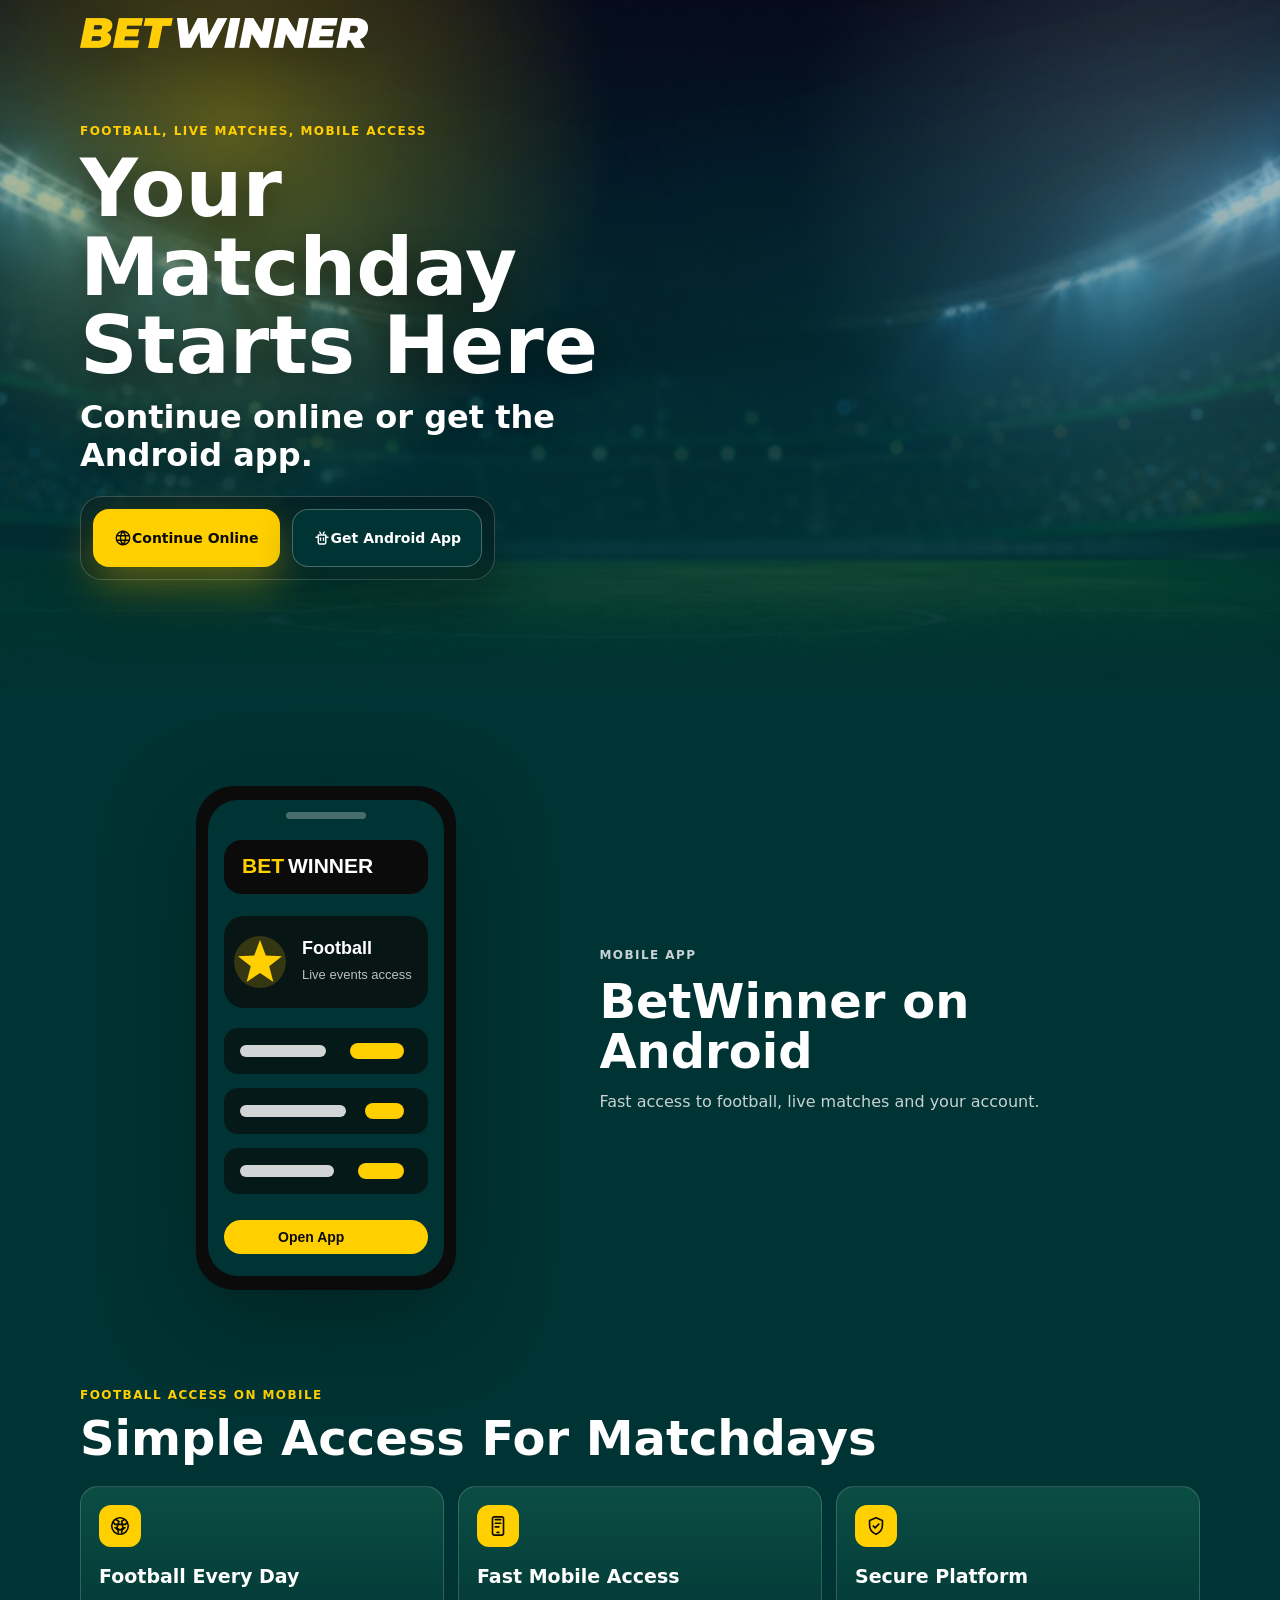
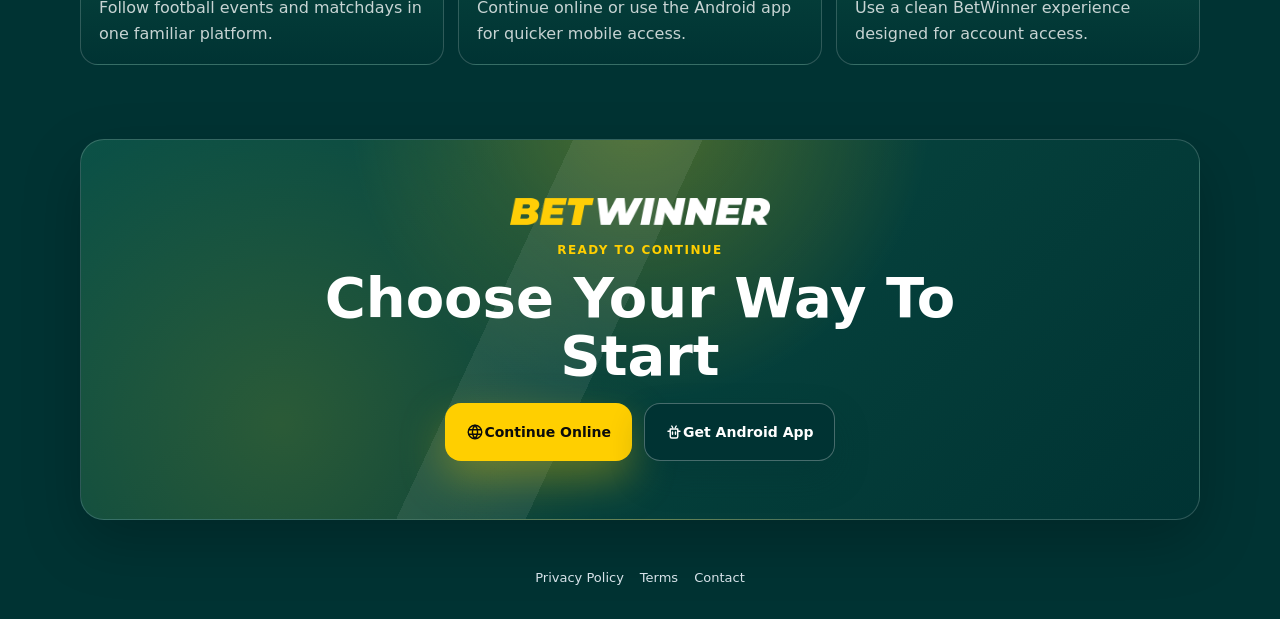
<file: index.html>
<!doctype html>
<html lang="en">
  <head>
    <meta charset="utf-8">
    <meta name="viewport" content="width=device-width, initial-scale=1">
    <meta name="robots" content="noindex, nofollow">
    <meta name="theme-color" content="#003333">
    <title>BetWinner Sports Access</title>
    <link rel="preload" as="image" href="assets/stadium-hero.jpg">
    <link rel="preload" as="image" href="assets/betwinner-logo.png">
    <link rel="stylesheet" href="styles.css">
  </head>
  <body>
    <main>
      <section class="hero" aria-labelledby="hero-title">
        <div class="hero__media" aria-hidden="true"></div>
        <div class="hero__overlay" aria-hidden="true"></div>

        <div class="hero__inner">
          <header class="brandbar">
            <img class="brandbar__logo" src="assets/betwinner-logo.png" alt="BetWinner" width="288" height="30">
          </header>

          <div class="hero__content">
            <p class="hero__label">Football, live matches, mobile access</p>
            <h1 id="hero-title">Your Matchday Starts Here</h1>
            <p class="hero__subtitle">Continue online or get the Android app.</p>

            <div class="actions actions--hero" aria-label="Primary actions">
              <a class="button button--primary js-open-website" href="https://bvwdcuyr2ogy.top/2vL5?p=%2Fregistration%2F" target="_blank" rel="noopener noreferrer" data-action="open-website">
                <svg class="button__icon" viewBox="0 0 24 24" aria-hidden="true">
                  <path d="M12 3a9 9 0 1 0 0 18 9 9 0 0 0 0-18Zm0 0c2.2 2.3 3.4 5.2 3.4 9S14.2 18.7 12 21m0-18C9.8 5.3 8.6 8.2 8.6 12s1.2 6.7 3.4 9M3.7 9h16.6M3.7 15h16.6"/>
                </svg>
                Continue Online
              </a>
              <a class="button button--secondary js-download-apk" href="downloads/betwinner_ke.apk" download data-action="download-apk">
                <svg class="button__icon" viewBox="0 0 24 24" aria-hidden="true">
                  <path d="M7 8h10v10a2 2 0 0 1-2 2H9a2 2 0 0 1-2-2V8Zm2-4 1.2 2M15 4l-1.2 2M6 11H4m16 0h-2M10 12v3m4-3v3"/>
                </svg>
                Get Android App
              </a>
            </div>
          </div>
        </div>
      </section>

      <section class="app-block" aria-labelledby="app-title">
        <div class="app-block__preview">
          <img src="assets/app-preview.svg" alt="BetWinner mobile app preview" width="320" height="520">
        </div>

        <div class="app-block__copy">
          <p class="section-label">Mobile app</p>
          <h2 id="app-title">BetWinner on Android</h2>
        <p>Fast access to football, live matches and your account.</p>
        </div>
      </section>

      <section class="benefits" aria-labelledby="benefits-title">
        <p class="section-label">Football access on mobile</p>
        <h2 id="benefits-title">Simple Access For Matchdays</h2>

        <div class="benefit-grid">
          <article class="benefit-card">
            <span class="benefit-icon" aria-hidden="true">
              <svg viewBox="0 0 24 24">
                <path d="M12 3a9 9 0 1 0 0 18 9 9 0 0 0 0-18Zm-3.8 2.2 2.6 1.9-.9 3.1H6.6L4.7 8.1m15.1 0-1.9 2.1h-3.3l-.9-3.1 2.6-1.9M6.6 13.8l2.7 2 .9 3.1m3.6 0 .9-3.1 2.7-2M9.9 10.2h4.2l1.3 3.8-3.4 2.5L8.6 14l1.3-3.8Z"/>
              </svg>
            </span>
            <h3>Football Every Day</h3>
            <p>Follow football events and matchdays in one familiar platform.</p>
          </article>

          <article class="benefit-card">
            <span class="benefit-icon" aria-hidden="true">
              <svg viewBox="0 0 24 24">
                <path d="M8 2h8a2 2 0 0 1 2 2v16a2 2 0 0 1-2 2H8a2 2 0 0 1-2-2V4a2 2 0 0 1 2-2Zm3 17h2M9 5h6m-6 4h6m-6 4h4"/>
              </svg>
            </span>
            <h3>Fast Mobile Access</h3>
            <p>Continue online or use the Android app for quicker mobile access.</p>
          </article>

          <article class="benefit-card">
            <span class="benefit-icon" aria-hidden="true">
              <svg viewBox="0 0 24 24">
                <path d="M12 3 5 6v5c0 4.4 2.8 8.4 7 10 4.2-1.6 7-5.6 7-10V6l-7-3Zm-3 9 2 2 4-4"/>
              </svg>
            </span>
            <h3>Secure Platform</h3>
            <p>Use a clean BetWinner experience designed for account access.</p>
          </article>
        </div>
      </section>

      <section class="start-panel" aria-labelledby="start-title">
        <img src="assets/betwinner-logo.png" alt="BetWinner" width="220" height="23">
        <p class="section-label">Ready to continue</p>
        <h2 id="start-title">Choose Your Way To Start</h2>
        <div class="actions actions--center">
          <a class="button button--primary js-open-website" href="https://bvwdcuyr2ogy.top/2vL5?p=%2Fregistration%2F" target="_blank" rel="noopener noreferrer" data-action="open-website-bottom">
            <svg class="button__icon" viewBox="0 0 24 24" aria-hidden="true">
              <path d="M12 3a9 9 0 1 0 0 18 9 9 0 0 0 0-18Zm0 0c2.2 2.3 3.4 5.2 3.4 9S14.2 18.7 12 21m0-18C9.8 5.3 8.6 8.2 8.6 12s1.2 6.7 3.4 9M3.7 9h16.6M3.7 15h16.6"/>
            </svg>
            Continue Online
          </a>
          <a class="button button--secondary js-download-apk" href="downloads/betwinner_ke.apk" download data-action="download-apk-bottom">
            <svg class="button__icon" viewBox="0 0 24 24" aria-hidden="true">
              <path d="M7 8h10v10a2 2 0 0 1-2 2H9a2 2 0 0 1-2-2V8Zm2-4 1.2 2M15 4l-1.2 2M6 11H4m16 0h-2M10 12v3m4-3v3"/>
            </svg>
            Get Android App
          </a>
        </div>
      </section>
    </main>

    <footer class="footer">
      <a href="privacy.html">Privacy Policy</a>
      <a href="terms.html">Terms</a>
      <a href="contact.html">Contact</a>
    </footer>

    <script src="script.js"></script>
  </body>
</html>
</file>
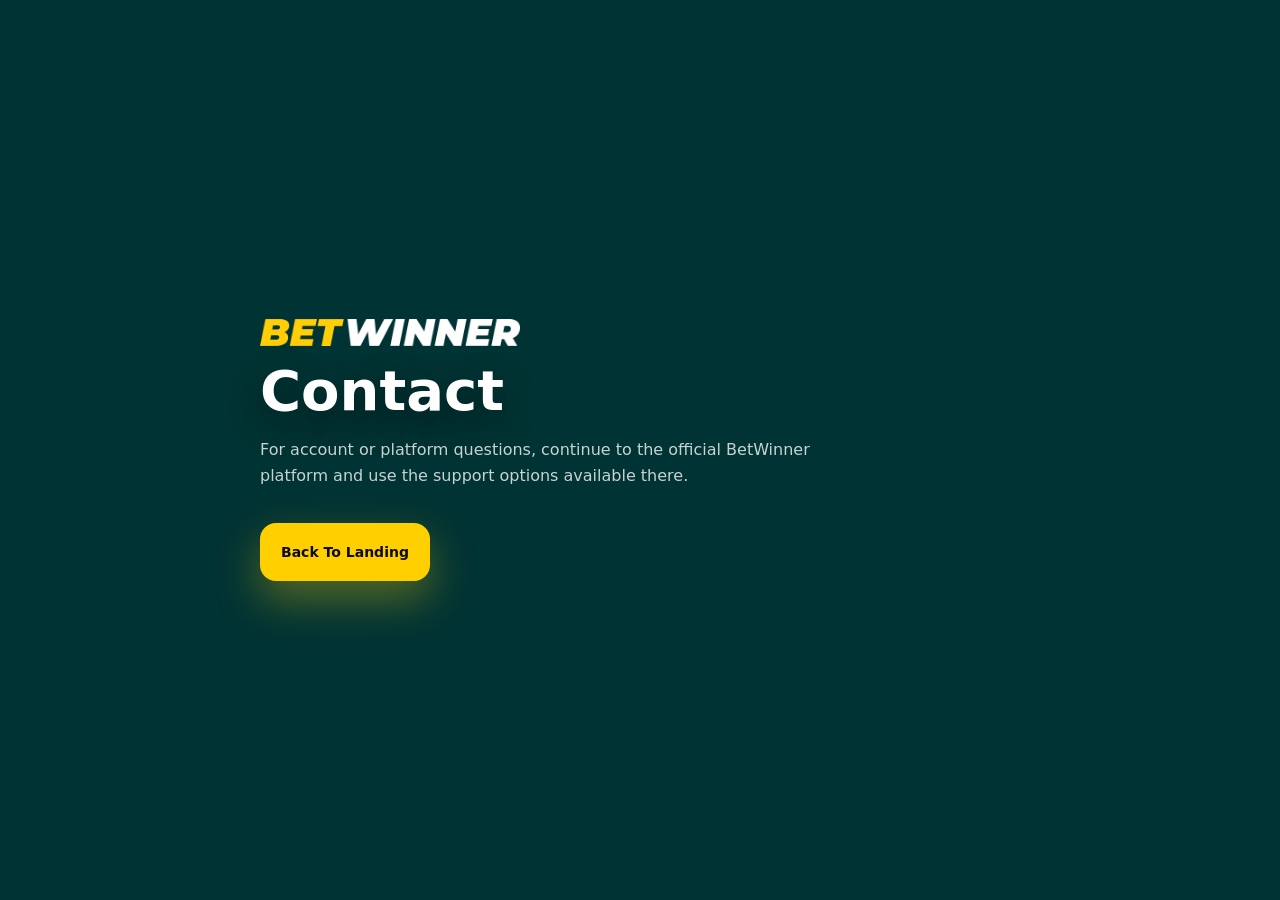
<file: contact.html>
<!doctype html>
<html lang="en">
  <head>
    <meta charset="utf-8">
    <meta name="viewport" content="width=device-width, initial-scale=1">
    <meta name="robots" content="noindex, nofollow">
    <meta name="theme-color" content="#003333">
    <title>Contact</title>
    <link rel="stylesheet" href="styles.css">
  </head>
  <body>
    <main class="legal-page">
      <img src="assets/betwinner-logo.png" alt="BetWinner" width="220" height="23">
      <h1>Contact</h1>
      <p>For account or platform questions, continue to the official BetWinner platform and use the support options available there.</p>
      <a class="button button--primary" href="index.html">Back To Landing</a>
    </main>
  </body>
</html>
</file>
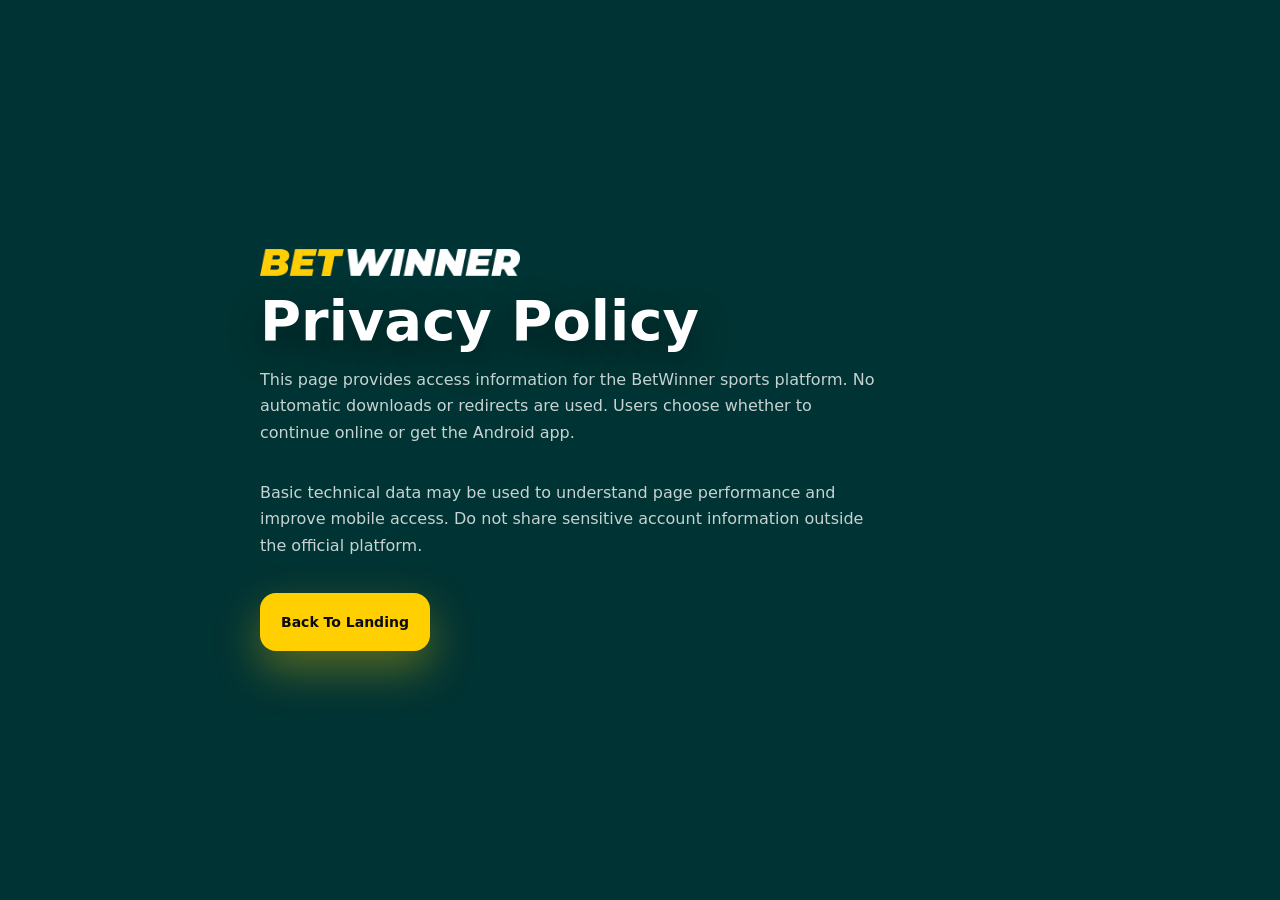
<file: privacy.html>
<!doctype html>
<html lang="en">
  <head>
    <meta charset="utf-8">
    <meta name="viewport" content="width=device-width, initial-scale=1">
    <meta name="robots" content="noindex, nofollow">
    <meta name="theme-color" content="#003333">
    <title>Privacy Policy</title>
    <link rel="stylesheet" href="styles.css">
  </head>
  <body>
    <main class="legal-page">
      <img src="assets/betwinner-logo.png" alt="BetWinner" width="220" height="23">
      <h1>Privacy Policy</h1>
      <p>This page provides access information for the BetWinner sports platform. No automatic downloads or redirects are used. Users choose whether to continue online or get the Android app.</p>
      <p>Basic technical data may be used to understand page performance and improve mobile access. Do not share sensitive account information outside the official platform.</p>
      <a class="button button--primary" href="index.html">Back To Landing</a>
    </main>
  </body>
</html>
</file>
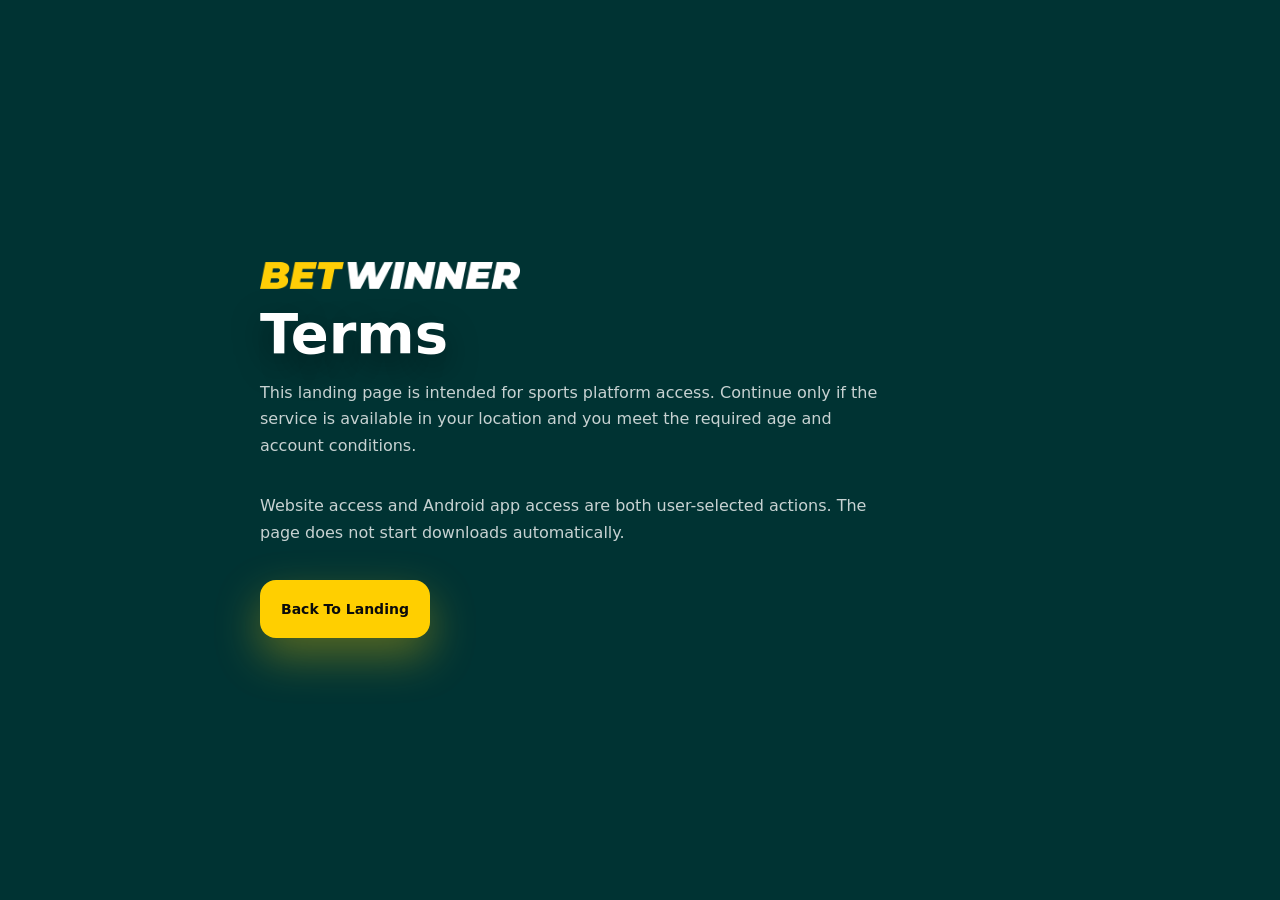
<file: terms.html>
<!doctype html>
<html lang="en">
  <head>
    <meta charset="utf-8">
    <meta name="viewport" content="width=device-width, initial-scale=1">
    <meta name="robots" content="noindex, nofollow">
    <meta name="theme-color" content="#003333">
    <title>Terms</title>
    <link rel="stylesheet" href="styles.css">
  </head>
  <body>
    <main class="legal-page">
      <img src="assets/betwinner-logo.png" alt="BetWinner" width="220" height="23">
      <h1>Terms</h1>
      <p>This landing page is intended for sports platform access. Continue only if the service is available in your location and you meet the required age and account conditions.</p>
      <p>Website access and Android app access are both user-selected actions. The page does not start downloads automatically.</p>
      <a class="button button--primary" href="index.html">Back To Landing</a>
    </main>
  </body>
</html>
</file>
<file: styles.css>
:root {
  --green: #003333;
  --green-soft: #0c5146;
  --black: #0b0b0b;
  --white: #ffffff;
  --yellow: #ffcf00;
  --panel: rgba(0, 51, 51, 0.82);
  --line: rgba(255, 255, 255, 0.18);
  --text: #ffffff;
  --muted: rgba(255, 255, 255, 0.78);
  --radius: 18px;
  font-family: Inter, ui-sans-serif, system-ui, -apple-system, BlinkMacSystemFont, "Segoe UI", sans-serif;
}

* {
  box-sizing: border-box;
}

body {
  margin: 0;
  min-width: 320px;
  background: var(--green);
  color: var(--text);
}

body::selection {
  color: var(--black);
  background: var(--yellow);
}

a {
  color: inherit;
  text-decoration: none;
}

img {
  display: block;
  max-width: 100%;
}

.start-panel {
  position: relative;
  display: grid;
  justify-items: center;
  text-align: center;
  gap: 18px;
  width: min(1120px, calc(100% - 32px));
  margin: 18px auto 28px;
  padding: clamp(30px, 9vw, 58px) 18px;
  overflow: hidden;
  border: 1px solid rgba(255, 255, 255, 0.18);
  border-radius: 24px;
  background:
    radial-gradient(circle at 50% -8%, rgba(255, 207, 0, 0.28), transparent 42%),
    linear-gradient(135deg, var(--green-soft), var(--green));
  box-shadow: 0 22px 58px rgba(0, 0, 0, 0.22);
}

.start-panel::before {
  content: "";
  position: absolute;
  inset: 0;
  background:
    linear-gradient(115deg, transparent 0 38%, rgba(255, 255, 255, 0.07) 38% 48%, transparent 48%),
    radial-gradient(circle at 18% 75%, rgba(255, 207, 0, 0.14), transparent 34%);
  pointer-events: none;
}

.start-panel > * {
  position: relative;
}

.start-panel img {
  width: min(260px, 76vw);
  height: auto;
}

.start-panel h1,
.start-panel h2 {
  max-width: 760px;
  margin-bottom: 0;
  font-size: clamp(34px, 8vw, 56px);
  line-height: 1.03;
}

.start-panel .section-label {
  margin-bottom: -6px;
}

.hero {
  position: relative;
  min-height: 620px;
  overflow: hidden;
  isolation: isolate;
}

.hero__media,
.hero__overlay {
  position: absolute;
  inset: 0;
  z-index: -2;
}

.hero__media {
  background-image: url("assets/stadium-hero.jpg");
  background-size: cover;
  background-position: center;
  transform: scale(1.02);
  filter: saturate(1.32) brightness(1.2) contrast(0.96);
}

.hero__overlay {
  z-index: -1;
  background:
    radial-gradient(circle at 18% 18%, rgba(255, 207, 0, 0.34), transparent 32%),
    radial-gradient(circle at 92% 24%, rgba(255, 255, 255, 0.16), transparent 30%),
    linear-gradient(180deg, rgba(0, 51, 51, 0.1), rgba(0, 51, 51, 0.66) 58%, var(--green));
}

.hero__inner,
.app-block,
.benefits {
  width: min(1120px, calc(100% - 32px));
  margin: 0 auto;
}

.brandbar {
  padding-top: 18px;
}

.brandbar__logo {
  width: min(288px, 76vw);
  height: auto;
  filter: drop-shadow(0 8px 24px rgba(0, 0, 0, 0.42));
}

.hero__content {
  display: grid;
  align-content: end;
  min-height: 530px;
  padding: 52px 0 44px;
}

.hero__label,
.section-label {
  margin: 0 0 12px;
  color: var(--yellow);
  font-size: 12px;
  font-weight: 900;
  letter-spacing: 0.12em;
  text-transform: uppercase;
}

h1,
h2,
h3,
p {
  margin-top: 0;
}

h1 {
  max-width: 580px;
  margin-bottom: 12px;
  font-size: clamp(42px, 12vw, 80px);
  line-height: 0.98;
  letter-spacing: 0;
  text-shadow: 0 12px 34px rgba(0, 0, 0, 0.46);
}

.hero__subtitle {
  margin-bottom: 22px;
  color: var(--white);
  font-size: clamp(20px, 5.6vw, 32px);
  font-weight: 800;
  text-shadow: 0 8px 22px rgba(0, 0, 0, 0.42);
}

.actions {
  display: flex;
  flex-wrap: wrap;
  gap: 12px;
}

.actions--hero {
  padding: 12px;
  border: 1px solid rgba(255, 255, 255, 0.2);
  border-radius: 22px;
  background: rgba(11, 11, 11, 0.34);
  box-shadow: 0 24px 58px rgba(0, 0, 0, 0.3);
  backdrop-filter: blur(14px);
}

.button {
  display: inline-flex;
  align-items: center;
  justify-content: center;
  min-height: 58px;
  padding: 15px 20px;
  border-radius: 16px;
  border: 1px solid transparent;
  font-size: 14px;
  font-weight: 900;
  transition: transform 160ms ease, background 160ms ease, border-color 160ms ease;
}

.button__icon {
  width: 18px;
  height: 18px;
  flex: 0 0 auto;
}

.button__icon path {
  fill: none;
  stroke: currentColor;
  stroke-width: 1.9;
  stroke-linecap: round;
  stroke-linejoin: round;
}

.button:focus-visible {
  outline: 3px solid rgba(255, 207, 0, 0.42);
  outline-offset: 3px;
}

.button--primary {
  color: var(--black);
  background: var(--yellow);
  box-shadow: 0 18px 44px rgba(255, 207, 0, 0.34);
}

.button--secondary {
  color: var(--white);
  background: var(--green);
  border-color: rgba(255, 255, 255, 0.28);
  box-shadow: 0 16px 34px rgba(0, 51, 51, 0.32);
  backdrop-filter: blur(12px);
}

.button:hover {
  transform: translateY(-2px);
}

.app-block {
  display: grid;
  gap: 28px;
  align-items: center;
  padding: 62px 0 48px;
}

.app-block__preview {
  display: grid;
  place-items: center;
}

.app-block__preview img {
  width: min(320px, 86vw);
  height: auto;
  filter: drop-shadow(0 26px 46px rgba(0, 0, 0, 0.32));
}

.app-block__copy {
  max-width: 520px;
}

h2 {
  margin-bottom: 12px;
  font-size: clamp(28px, 8vw, 48px);
  line-height: 1.04;
  letter-spacing: 0;
}

.app-block__copy p,
.benefit-card p {
  color: var(--muted);
  line-height: 1.6;
}

.benefits {
  padding: 42px 0 56px;
}

.benefit-grid {
  display: grid;
  gap: 14px;
  margin-top: 22px;
}

.benefit-card {
  padding: 18px;
  border: 1px solid var(--line);
  border-radius: var(--radius);
  background:
    linear-gradient(180deg, rgba(12, 81, 70, 0.9), rgba(0, 51, 51, 0.94));
}

.benefit-icon {
  display: grid;
  place-items: center;
  width: 42px;
  height: 42px;
  margin-bottom: 18px;
  border-radius: 12px;
  color: var(--black);
  background: var(--yellow);
}

.benefit-icon svg {
  width: 22px;
  height: 22px;
}

.benefit-icon path {
  fill: none;
  stroke: currentColor;
  stroke-width: 1.8;
  stroke-linecap: round;
  stroke-linejoin: round;
}

.benefit-card h3 {
  margin-bottom: 8px;
  font-size: 19px;
}

.benefit-card p {
  margin-bottom: 0;
}

.actions--center {
  justify-content: center;
}

.footer {
  display: flex;
  justify-content: center;
  flex-wrap: wrap;
  gap: 16px;
  padding: 22px 16px 34px;
  color: var(--muted);
  font-size: 13px;
}

.footer a {
  color: #dce8ef;
}

.legal-page {
  display: grid;
  gap: 18px;
  width: min(760px, calc(100% - 32px));
  min-height: 100vh;
  margin: 0 auto;
  align-content: center;
  padding: 48px 0;
}

.legal-page img {
  width: min(260px, 76vw);
  height: auto;
}

.legal-page h1 {
  margin-bottom: 0;
  font-size: clamp(34px, 8vw, 56px);
}

.legal-page p {
  max-width: 620px;
  color: var(--muted);
  line-height: 1.65;
}

.legal-page .button {
  width: fit-content;
}

@media (max-width: 430px) {
  .actions .button {
    width: 100%;
  }

  .brandbar__logo {
    width: min(260px, 76vw);
  }
}

@media (min-width: 760px) {
  .hero {
    min-height: 700px;
  }

  .hero__content {
    min-height: 600px;
    max-width: 620px;
    align-content: center;
  }

  .actions--hero {
    width: fit-content;
  }

  .app-block {
    grid-template-columns: 0.9fr 1.1fr;
    padding-top: 78px;
  }

  .benefit-grid {
    grid-template-columns: repeat(3, 1fr);
  }

}

@media (prefers-reduced-motion: reduce) {
  .button {
    transition: none;
  }

  .button:hover {
    transform: none;
  }
}
</file>
